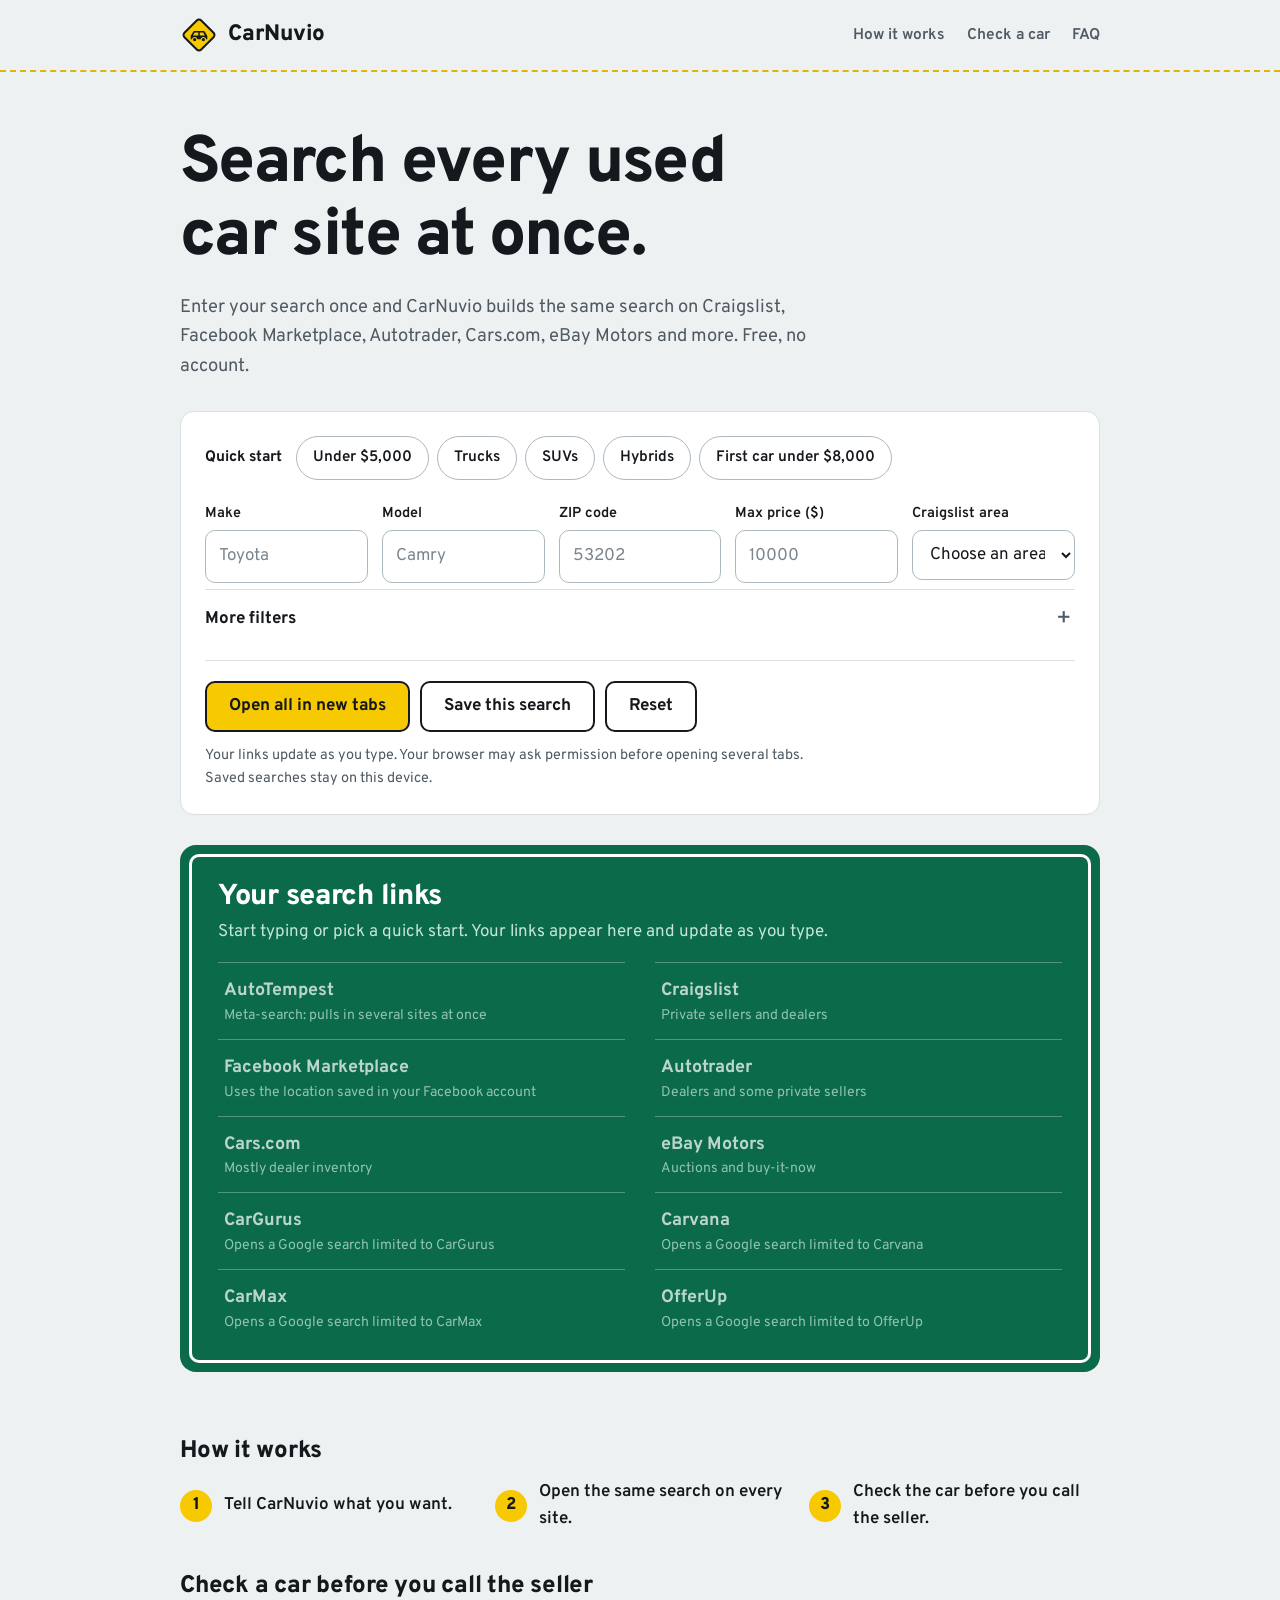
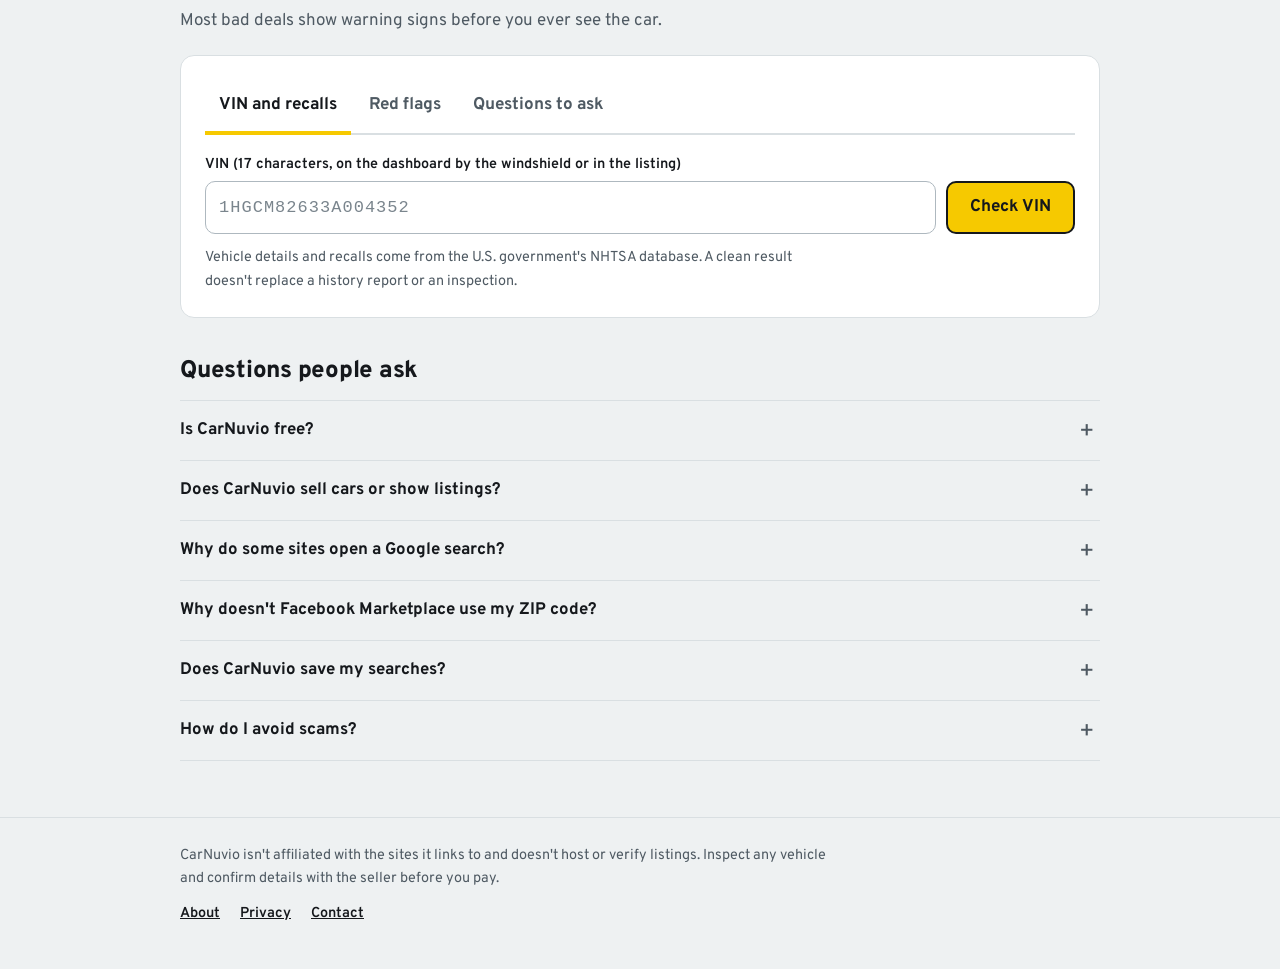
<file: index.html>
<!doctype html>
<html lang="en">
<head>
<meta charset="utf-8">
<meta name="viewport" content="width=device-width, initial-scale=1">
<title>CarNuvio – Search every used car site at once</title>
<meta name="description" content="Search Craigslist, Facebook Marketplace, Autotrader, Cars.com, eBay Motors and more with one form. Free VIN decoder and recall check included.">
<link rel="canonical" href="https://salahguend.github.io/CarNuvio/">
<meta name="theme-color" content="#0b6a4a">
<meta property="og:type" content="website">
<meta property="og:site_name" content="CarNuvio">
<meta property="og:title" content="CarNuvio – Search every used car site at once">
<meta property="og:description" content="Enter your search once. CarNuvio opens it on Craigslist, Marketplace, Autotrader, Cars.com, eBay Motors and more. Free VIN and recall check.">
<meta property="og:url" content="https://salahguend.github.io/CarNuvio/">
<link rel="icon" href="favicon.svg" type="image/svg+xml">
<link rel="preconnect" href="https://fonts.googleapis.com">
<link rel="preconnect" href="https://fonts.gstatic.com" crossorigin>
<link rel="stylesheet" href="https://fonts.googleapis.com/css2?family=Overpass:wght@400;600;700;800&display=swap">
<link rel="stylesheet" href="styles.css">
<script type="application/ld+json">
{"@context":"https://schema.org","@type":"WebApplication","name":"CarNuvio","url":"https://salahguend.github.io/CarNuvio/","applicationCategory":"UtilitiesApplication","operatingSystem":"Any","description":"Free tool that builds used-car searches for Craigslist, Facebook Marketplace, Autotrader, Cars.com, eBay Motors and more, with a VIN decoder and recall check.","offers":{"@type":"Offer","price":"0","priceCurrency":"USD"}}
</script>
</head>
<body>

<header class="site-header">
  <div class="wrap">
    <a class="brand" href="./"><img src="favicon.svg" alt="" width="38" height="38">CarNuvio</a>
    <nav class="nav" aria-label="Main">
      <a href="#how">How it works</a>
      <a href="#check">Check a car</a>
      <a href="#faq">FAQ</a>
    </nav>
  </div>
</header>

<main class="wrap">
  <section class="intro" id="search">
    <h1>Search every used car site at once.</h1>
    <p>Enter your search once and CarNuvio builds the same search on Craigslist, Facebook Marketplace, Autotrader, Cars.com, eBay Motors and more. Free, no account.</p>
  </section>

  <form class="panel" id="f" autocomplete="off">
    <div class="quick">
      <span class="quick-label" id="q-l">Quick start</span>
      <div class="chips" id="chips" role="group" aria-labelledby="q-l"></div>
    </div>

    <div class="fields">
      <div><label for="make">Make</label><input id="make" placeholder="Toyota"></div>
      <div><label for="model">Model</label><input id="model" placeholder="Camry"></div>
      <div><label for="zip">ZIP code</label><input id="zip" inputmode="numeric" maxlength="5" placeholder="53202"></div>
      <div><label for="maxPrice">Max price ($)</label><input id="maxPrice" inputmode="numeric" placeholder="10000"></div>
      <div><label for="cl">Craigslist area</label>
        <select id="cl"><option value="">Choose an area</option></select></div>
    </div>

    <details class="more" id="more">
      <summary>More filters</summary>
      <div class="fields">
        <div><label for="cond">Condition</label>
          <select id="cond"><option value="">Any</option><option value="used">Used</option><option value="new">New</option></select></div>
        <div><label for="kind">Body type</label>
          <select id="kind"><option value="">Any</option><option value="truck">Truck</option><option value="SUV">SUV</option><option value="sedan">Sedan</option><option value="hatchback">Hatchback</option><option value="minivan">Minivan</option><option value="coupe">Coupe</option><option value="convertible">Convertible</option><option value="hybrid">Hybrid</option><option value="electric">Electric</option></select></div>
        <div><label for="radius">Distance</label>
          <select id="radius"><option value="10">10 miles</option><option value="25">25 miles</option><option value="50" selected>50 miles</option><option value="100">100 miles</option><option value="200">200 miles</option><option value="500">500 miles</option></select></div>
        <div><label for="minPrice">Min price ($)</label><input id="minPrice" inputmode="numeric"></div>
        <div><label for="minYear">Oldest year</label><input id="minYear" inputmode="numeric" placeholder="2015"></div>
        <div><label for="maxYear">Newest year</label><input id="maxYear" inputmode="numeric"></div>
        <div><label for="maxMiles">Max miles</label><input id="maxMiles" inputmode="numeric" placeholder="100000"></div>
      </div>
    </details>

    <div class="actions">
      <button type="button" class="btn btn-primary" id="openAll">Open all in new tabs</button>
      <button type="button" class="btn btn-quiet" id="save">Save this search</button>
      <button type="button" class="btn btn-quiet" id="reset">Reset</button>
    </div>
    <p class="hint">Your links update as you type. Your browser may ask permission before opening several tabs. Saved searches stay on this device.</p>
  </form>

  <section class="sign" id="sign" aria-labelledby="sign-h" aria-live="polite">
    <div class="sign-inner">
      <h2 id="sign-h">Your search links</h2>
      <p class="sign-sub" id="signSub"></p>
      <ul class="exits" id="exits"></ul>
      <p class="sign-note" id="skipNote"></p>
    </div>
  </section>

  <section class="panel" id="savedCard" hidden aria-labelledby="sv-h">
    <h2 id="sv-h" style="font-size:1.2rem;margin-bottom:8px">Saved searches</h2>
    <div id="savedList"></div>
  </section>

  <section class="block" id="how" aria-labelledby="how-h">
    <h2 id="how-h">How it works</h2>
    <ol class="flow">
      <li><span class="n">1</span>Tell CarNuvio what you want.</li>
      <li><span class="n">2</span>Open the same search on every site.</li>
      <li><span class="n">3</span>Check the car before you call the seller.</li>
    </ol>
  </section>

  <section class="block" id="check">
    <h2>Check a car before you call the seller</h2>
    <p class="lede">Most bad deals show warning signs before you ever see the car.</p>
    <div class="panel">
      <div class="tabs" role="tablist" aria-label="Car checks">
        <button type="button" role="tab" id="t-vin" aria-selected="true" aria-controls="tab-vin" data-tab="vin">VIN and recalls</button>
        <button type="button" role="tab" id="t-list" aria-selected="false" aria-controls="tab-list" data-tab="list">Red flags</button>
        <button type="button" role="tab" id="t-ask" aria-selected="false" aria-controls="tab-ask" data-tab="ask">Questions to ask</button>
      </div>

      <div id="tab-vin" role="tabpanel" aria-labelledby="t-vin">
        <label for="vin">VIN (17 characters, on the dashboard by the windshield or in the listing)</label>
        <div class="vin-row">
          <input id="vin" maxlength="17" placeholder="1HGCM82633A004352" spellcheck="false">
          <button type="button" class="btn btn-primary" id="vinGo">Check VIN</button>
        </div>
        <div id="vinOut" aria-live="polite"></div>
        <p class="hint">Vehicle details and recalls come from the U.S. government's NHTSA database. A clean result doesn't replace a history report or an inspection.</p>
      </div>

      <div id="tab-list" role="tabpanel" aria-labelledby="t-list" hidden>
        <p class="sub-h">Red flags in a listing</p>
        <ul class="check">
          <li>The price is far below similar cars, with a story about why it has to go fast.</li>
          <li>The seller won't meet in person, or asks for a wire transfer, gift cards or crypto.</li>
          <li>The seller won't share the VIN or a photo of the title.</li>
          <li>The title is branded salvage, rebuilt, flood or lemon-law buyback.</li>
          <li>The odometer doesn't match the wear on the pedals, seat and steering wheel.</li>
          <li>The photos look like stock images, or show a different place than the seller describes.</li>
          <li>One seller has several cars for sale and the name on the title isn't theirs.</li>
        </ul>
        <p class="sub-h">Before you pay</p>
        <ul class="check">
          <li>Run the VIN here, then consider a full history report from Carfax or AutoCheck.</li>
          <li>Pay a local mechanic for a pre-purchase inspection. It typically costs $100 to $200.</li>
          <li>Meet in a public place. For private sales, finish the deal at a bank or DMV office.</li>
          <li>Confirm the title is in the seller's name and has no lien on it.</li>
        </ul>
      </div>

      <div id="tab-ask" role="tabpanel" aria-labelledby="t-ask" hidden>
        <ul class="check">
          <li>Is the title clean, and is it in your name?</li>
          <li>Has the car been in an accident or had major repairs?</li>
          <li>Do you have service records?</li>
          <li>Why are you selling it?</li>
          <li>Any warning lights, leaks, or trouble with the A/C, brakes or transmission?</li>
          <li>How many owners has it had?</li>
          <li>Can I test drive it and take it to my mechanic?</li>
          <li>Is the price firm?</li>
        </ul>
      </div>
    </div>
  </section>

  <section class="block" id="faq">
    <h2 style="margin-bottom:16px">Questions people ask</h2>
    <div class="faq">
      <details><summary>Is CarNuvio free?</summary><p>Yes. There's no account and no fee. Some links may be affiliate links. If you buy through one, CarNuvio may earn a commission at no cost to you.</p></details>
      <details><summary>Does CarNuvio sell cars or show listings?</summary><p>No. CarNuvio doesn't host or verify listings. It opens searches on other sites, and the listings belong to those sites.</p></details>
      <details><summary>Why do some sites open a Google search?</summary><p>CarGurus, Carvana, CarMax and OfferUp don't have a search link we can rely on, so those open a Google search limited to that site. It still gets you to their pages quickly.</p></details>
      <details><summary>Why doesn't Facebook Marketplace use my ZIP code?</summary><p>Marketplace uses the location saved in your Facebook account. Change it on Facebook if the results aren't near you.</p></details>
      <details><summary>Does CarNuvio save my searches?</summary><p>Only on your own device, and only your most recent search and any you choose to save. They never leave your browser.</p></details>
      <details><summary>How do I avoid scams?</summary><p>Never pay with gift cards or a wire transfer, meet in a public place, and don't buy a car you haven't seen. The Red flags list above covers the rest.</p></details>
    </div>
  </section>
</main>

<footer class="site-footer">
  <div class="wrap">
    <p id="affNote" hidden>Some links on this site are affiliate links. If you buy through one, we may earn a commission at no cost to you.</p>
    <p>CarNuvio isn't affiliated with the sites it links to and doesn't host or verify listings. Inspect any vehicle and confirm details with the seller before you pay.</p>
    <div class="foot-links">
      <a href="about.html">About</a>
      <a href="privacy.html">Privacy</a>
      <a href="mailto:your-email@example.com" id="contactLink">Contact</a>
    </div>
  </div>
</footer>

<noscript><p class="wrap">CarNuvio needs JavaScript to build your search links.</p></noscript>

<script>
/* ===================== CONFIG (edit these) ===================== */
// Your contact address for the footer link on this page.
const CONTACT_EMAIL = "your-email@example.com";

// Optional: after you are approved for an affiliate program, put the tracking
// template here. Use {url} for the destination (URL-encoded) or {rawurl} for as-is.
// Leave empty until then. Example: "https://example.sjv.io/c/123456/789/1011?u={url}"
const AFFILIATE = {
  autotrader: "",
  cars: "",
  ebay: "",
  autotempest: ""
};
/* =============================================================== */

/*BUILD_START*/
const CL_AREAS = {
  newyork:"New York",losangeles:"Los Angeles",chicago:"Chicago",houston:"Houston",phoenix:"Phoenix",philadelphia:"Philadelphia",
  sanantonio:"San Antonio",sandiego:"San Diego",dallas:"Dallas",austin:"Austin",jacksonville:"Jacksonville",sfbay:"SF Bay Area",
  columbus:"Columbus",charlotte:"Charlotte",indianapolis:"Indianapolis",seattle:"Seattle",denver:"Denver",washingtondc:"Washington DC",
  boston:"Boston",nashville:"Nashville",detroit:"Detroit",portland:"Portland",lasvegas:"Las Vegas",memphis:"Memphis",louisville:"Louisville",
  baltimore:"Baltimore",milwaukee:"Milwaukee",albuquerque:"Albuquerque",tucson:"Tucson",sacramento:"Sacramento",kansascity:"Kansas City",
  atlanta:"Atlanta",miami:"Miami",raleigh:"Raleigh",omaha:"Omaha",minneapolis:"Minneapolis",tampa:"Tampa",neworleans:"New Orleans",
  cleveland:"Cleveland",stlouis:"St. Louis",pittsburgh:"Pittsburgh",cincinnati:"Cincinnati",orlando:"Orlando",saltlakecity:"Salt Lake City",
  madison:"Madison",oklahomacity:"Oklahoma City",honolulu:"Honolulu",anchorage:"Anchorage",boise:"Boise",richmond:"Richmond"
};

function enc(s){ return encodeURIComponent(String(s)).replace(/%20/g, "+"); }
function qs(pairs){
  return pairs.filter(function(p){ return p[1] !== "" && p[1] != null; })
              .map(function(p){ return p[0] + "=" + enc(p[1]); }).join("&");
}
function kw(q){ return [q.make, q.model, q.kind].filter(Boolean).join(" ").trim(); }
function aff(key, url){
  var t = (typeof AFFILIATE !== "undefined" && AFFILIATE[key]) || "";
  if(!t) return url;
  return t.replace("{url}", encodeURIComponent(url)).replace("{rawurl}", url);
}
function googleSite(domain, q){
  var parts = [kw(q) || "used cars", "for sale"];
  if(q.zip) parts.push(q.zip);
  return "https://www.google.com/search?" + qs([["q", "site:" + domain + " " + parts.join(" ")]]);
}

var SITES = [
  { id:"autotempest", name:"AutoTempest", note:"Meta-search: pulls in several sites at once", skips:["body type"],
    build:function(q){ return aff("autotempest","https://www.autotempest.com/results?" + qs([
      ["make",(q.make||"").toLowerCase()],["model",(q.model||"").toLowerCase()],["zip",q.zip],["radius",q.radius],
      ["minprice",q.minPrice],["maxprice",q.maxPrice],["minyear",q.minYear],["maxyear",q.maxYear],["maxmiles",q.maxMiles]])); } },
  { id:"craigslist", name:"Craigslist", note:"Private sellers and dealers", skips:[], needs:"cl",
    build:function(q){
      if(!q.cl) return null;
      return "https://" + q.cl + ".craigslist.org/search/cta?" + qs([
        ["query",kw(q)],["postal",q.zip],["search_distance",q.zip ? q.radius : ""],["min_price",q.minPrice],["max_price",q.maxPrice],
        ["min_auto_year",q.minYear],["max_auto_year",q.maxYear],["max_auto_miles",q.maxMiles]]); } },
  { id:"facebook", name:"Facebook Marketplace", note:"Uses the location saved in your Facebook account", skips:["year","miles","distance"],
    build:function(q){ return "https://www.facebook.com/marketplace/category/vehicles?" + qs([
      ["query",kw(q)],["minPrice",q.minPrice],["maxPrice",q.maxPrice],["exact","false"]]); } },
  { id:"autotrader", name:"Autotrader", note:"Dealers and some private sellers", skips:["miles"],
    build:function(q){ return aff("autotrader","https://www.autotrader.com/cars-for-sale/" +
      (q.cond === "used" ? "used-cars" : q.cond === "new" ? "new-cars" : "all-cars") + "?" + qs([
      ["keywordPhrase",kw(q)],["zip",q.zip],["searchRadius",q.radius],["minPrice",q.minPrice],["maxPrice",q.maxPrice],
      ["startYear",q.minYear],["endYear",q.maxYear]])); } },
  { id:"cars", name:"Cars.com", note:"Mostly dealer inventory", skips:[],
    build:function(q){ return aff("cars","https://www.cars.com/shopping/results/?" + qs([
      ["stock_type",q.cond || "all"],["keyword",kw(q)],["zip",q.zip],["maximum_distance",q.zip ? q.radius : ""],
      ["list_price",q.minPrice],["list_price_max",q.maxPrice],["year_min",q.minYear],["year_max",q.maxYear],["mileage_max",q.maxMiles]])); } },
  { id:"ebay", name:"eBay Motors", note:"Auctions and buy-it-now", skips:["year","miles"],
    build:function(q){ return aff("ebay","https://www.ebay.com/sch/Cars-Trucks/6001/i.html?" + qs([
      ["_nkw",kw(q) + (q.minYear ? " " + q.minYear + "+" : "")],["_udlo",q.minPrice],["_udhi",q.maxPrice],
      ["_stpos",q.zip],["_sadis",q.zip ? q.radius : ""],["_fspt",q.zip ? "1" : ""]])); } },
  { id:"cargurus", name:"CarGurus", note:"Opens a Google search limited to CarGurus", skips:["price","year","miles"],
    build:function(q){ return googleSite("cargurus.com", q); } },
  { id:"carvana", name:"Carvana", note:"Opens a Google search limited to Carvana", skips:["price","year","miles"],
    build:function(q){ return googleSite("carvana.com", q); } },
  { id:"carmax", name:"CarMax", note:"Opens a Google search limited to CarMax", skips:["price","year","miles"],
    build:function(q){ return googleSite("carmax.com", q); } },
  { id:"offerup", name:"OfferUp", note:"Opens a Google search limited to OfferUp", skips:["price","year","miles"],
    build:function(q){ return googleSite("offerup.com", q); } }
];

function buildAll(q){
  return SITES.map(function(s){
    return { id:s.id, name:s.name, note:s.note, skips:s.skips, url:s.build(q), needs:s.needs };
  });
}
/*BUILD_END*/

/* ---------- UI wiring ---------- */
(function(){
  if(typeof document === "undefined") return;
  var $ = function(id){ return document.getElementById(id); };
  var SEARCH = ["make","model","cond","kind","zip","minPrice","maxPrice","minYear","maxYear","maxMiles"];
  var FIELDS = SEARCH.concat(["radius","cl"]);
  var MORE = ["cond","kind","minPrice","minYear","maxYear","maxMiles"];
  var NUMERIC = ["zip","minPrice","maxPrice","minYear","maxYear","maxMiles"];
  var IDLE_TEXT = "Start typing or pick a quick start. Your links appear here and update as you type.";
  var reduce = window.matchMedia && window.matchMedia("(prefers-reduced-motion: reduce)").matches;
  var lastLinks = [];

  var CHIPS = [
    { label:"Under $5,000", set:{ maxPrice:"5000" } },
    { label:"Trucks", set:{ kind:"truck" } },
    { label:"SUVs", set:{ kind:"SUV" } },
    { label:"Hybrids", set:{ kind:"hybrid" } },
    { label:"First car under $8,000", set:{ maxPrice:"8000", minYear:"2010", maxMiles:"120000" },
      title:"Sets a max price of $8,000, model year 2010 or newer, and up to 120,000 miles" }
  ];

  var cl = $("cl");
  Object.keys(CL_AREAS).forEach(function(k){
    var o = document.createElement("option"); o.value = k; o.textContent = CL_AREAS[k]; cl.appendChild(o);
  });
  var contact = $("contactLink");
  if(contact && typeof CONTACT_EMAIL === "string") contact.href = "mailto:" + CONTACT_EMAIL;

  function read(){
    var q = {};
    FIELDS.forEach(function(f){ q[f] = $(f).value.trim(); });
    NUMERIC.forEach(function(f){ q[f] = q[f].replace(/[^0-9]/g,""); });
    return q;
  }
  function write(q){ FIELDS.forEach(function(f){ if(q[f] != null) $(f).value = q[f]; }); }
  function store(k,v){ try{ localStorage.setItem(k, JSON.stringify(v)); }catch(e){} }
  function load(k,d){ try{ var v = localStorage.getItem(k); return v ? JSON.parse(v) : d; }catch(e){ return d; } }
  function isEmpty(q){ return SEARCH.every(function(f){ return !q[f]; }); }
  function openMoreIfNeeded(q){
    if(MORE.some(function(f){ return q[f]; }) || (q.radius && q.radius !== "50")) $("more").open = true;
  }

  function summary(q){
    var what = [q.cond, kw(q)].filter(Boolean).join(" ") || "Any vehicle";
    var b = [what];
    if(q.maxPrice) b.push("under $" + Number(q.maxPrice).toLocaleString());
    if(q.minYear && q.maxYear) b.push(q.minYear + " to " + q.maxYear);
    else if(q.minYear) b.push(q.minYear + " or newer");
    else if(q.maxYear) b.push(q.maxYear + " or older");
    if(q.maxMiles) b.push("under " + Number(q.maxMiles).toLocaleString() + " miles");
    if(q.zip) b.push("within " + q.radius + " miles of " + q.zip);
    return b.join(", ");
  }

  /* the sign: idle (names only) until there is a search, then live links */
  var idleLinks = SITES.map(function(s){ return { name:s.name, note:s.note }; });
  function paintSign(links, live){
    var box = $("exits"); box.innerHTML = "";
    links.forEach(function(l){
      var li = document.createElement("li");
      var el;
      if(live){
        el = document.createElement("a");
        if(l.url){ el.href = l.url; el.target = "_blank"; el.rel = "noopener noreferrer sponsored"; }
        else { el.href = "#cl"; el.addEventListener("click", function(e){ e.preventDefault(); $("cl").focus(); }); }
      } else {
        el = document.createElement("div");
      }
      el.className = "exit" + (live ? "" : " idle");
      var t = document.createElement("span");
      var b = document.createElement("b"); b.textContent = l.name;
      var s = document.createElement("small");
      s.textContent = (live && !l.url) ? "Choose a Craigslist area in the form first" : l.note;
      t.appendChild(b); t.appendChild(s); el.appendChild(t);
      if(live){ var c = document.createElement("span"); c.className = "chev"; c.setAttribute("aria-hidden","true"); el.appendChild(c); }
      li.appendChild(el); box.appendChild(li);
    });
  }

  function chipOn(c, q){ return Object.keys(c.set).every(function(k){ return q[k] === c.set[k]; }); }
  function syncChips(q){ CHIPS.forEach(function(c){ c.el.setAttribute("aria-pressed", chipOn(c, q) ? "true" : "false"); }); }

  function update(){
    var q = read();
    store("cw_last", q);
    syncChips(q);
    if(isEmpty(q)){
      lastLinks = [];
      paintSign(idleLinks, false);
      $("signSub").textContent = IDLE_TEXT;
      $("skipNote").textContent = "";
      return;
    }
    lastLinks = buildAll(q);
    paintSign(lastLinks, true);
    $("signSub").textContent = summary(q);
    var skipped = {};
    var set = { year:q.minYear||q.maxYear, miles:q.maxMiles, price:q.minPrice||q.maxPrice, distance:q.zip, "body type":q.kind };
    lastLinks.forEach(function(l){
      l.skips.forEach(function(k){ if(set[k]) skipped[l.name] = (skipped[l.name]||[]).concat(k); });
    });
    var notes = Object.keys(skipped).map(function(n){ return n + " (" + skipped[n].join(", ") + ")"; });
    $("skipNote").textContent = notes.length
      ? "These sites can't take every filter from a link, so narrow the results on their page: " + notes.join("; ") + "."
      : "";
  }

  /* scroll the sign into view only if it is mostly off screen */
  function reveal(){
    var r = $("sign").getBoundingClientRect();
    if(r.top > window.innerHeight * 0.8 || r.bottom < 0){
      $("sign").scrollIntoView({ behavior: reduce ? "auto" : "smooth", block:"nearest" });
    }
  }

  /* quick-start chips */
  CHIPS.forEach(function(c){
    var b = document.createElement("button");
    b.type = "button"; b.className = "chip"; b.textContent = c.label; b.setAttribute("aria-pressed","false");
    if(c.title) b.title = c.title;
    b.addEventListener("click", function(){
      var on = chipOn(c, read());
      Object.keys(c.set).forEach(function(k){ $(k).value = on ? "" : c.set[k]; });
      if(!on && Object.keys(c.set).some(function(k){ return MORE.indexOf(k) > -1; })) $("more").open = true;
      update(); reveal();
    });
    $("chips").appendChild(b); c.el = b;
  });

  /* live updates while typing */
  var timer;
  function soon(){ clearTimeout(timer); timer = setTimeout(update, 200); }
  FIELDS.forEach(function(f){ $(f).addEventListener("input", soon); $(f).addEventListener("change", soon); });

  $("f").addEventListener("submit", function(e){ e.preventDefault(); update(); reveal(); });

  $("openAll").addEventListener("click", function(){
    update();
    if(!lastLinks.length){
      $("signSub").textContent = "Enter a make, a budget or a ZIP code first, then open all.";
      reveal(); return;
    }
    lastLinks.filter(function(l){ return l.url; }).forEach(function(l){ window.open(l.url, "_blank", "noopener"); });
  });

  $("reset").addEventListener("click", function(){
    FIELDS.forEach(function(f){ $(f).value = (f === "radius") ? "50" : ""; });
    update();
  });

  /* saved searches */
  function drawSaved(){
    var list = load("cw_saved", []);
    $("savedCard").hidden = !list.length;
    var box = $("savedList"); box.innerHTML = "";
    list.forEach(function(q, i){
      var d = document.createElement("div"); d.className = "saved-row";
      var a = document.createElement("button"); a.type = "button"; a.className = "linkish"; a.textContent = summary(q);
      a.addEventListener("click", function(){ write(q); openMoreIfNeeded(q); update(); reveal(); });
      var x = document.createElement("button"); x.type = "button"; x.className = "linkish"; x.textContent = "Remove";
      x.addEventListener("click", function(){ var l = load("cw_saved", []); l.splice(i,1); store("cw_saved", l); drawSaved(); });
      d.appendChild(a); d.appendChild(x); box.appendChild(d);
    });
  }
  $("save").addEventListener("click", function(){
    var q = read();
    if(isEmpty(q)){ $("signSub").textContent = "Add something to search for before saving."; reveal(); return; }
    var l = load("cw_saved", []);
    if(!l.length || JSON.stringify(l[0]) !== JSON.stringify(q)) l.unshift(q);
    store("cw_saved", l.slice(0,20)); drawSaved();
    var b = $("save"); b.textContent = "Saved"; setTimeout(function(){ b.textContent = "Save this search"; }, 1600);
  });

  /* tabs */
  var tabBtns = document.querySelectorAll(".tabs button");
  tabBtns.forEach(function(b){
    b.addEventListener("click", function(){
      tabBtns.forEach(function(x){ x.setAttribute("aria-selected", x === b ? "true" : "false"); });
      ["vin","list","ask"].forEach(function(t){ $("tab-" + t).hidden = (t !== b.dataset.tab); });
    });
  });

  /* VIN decode + recalls (NHTSA, free, no key) */
  function row(k, v){ return v ? "<tr><td>" + k + "</td><td>" + v + "</td></tr>" : ""; }
  function esc(s){ return String(s == null ? "" : s).replace(/[&<>"']/g, function(c){ return {"&":"&amp;","<":"&lt;",">":"&gt;",'"':"&quot;","'":"&#39;"}[c]; }); }
  $("vinGo").addEventListener("click", function(){
    var vin = $("vin").value.trim().toUpperCase();
    var out = $("vinOut");
    if(!/^[A-HJ-NPR-Z0-9]{17}$/.test(vin)){ out.innerHTML = '<p class="warn">A VIN has 17 letters and numbers, and never uses I, O or Q. Check it and try again.</p>'; return; }
    out.innerHTML = "<p>Looking up this VIN…</p>";
    fetch("https://vpic.nhtsa.dot.gov/api/vehicles/DecodeVinValues/" + vin + "?format=json")
      .then(function(r){ return r.json(); })
      .then(function(j){
        var r = (j.Results || [])[0] || {};
        if(!r.Make){ out.innerHTML = '<p class="warn">No vehicle found for this VIN. Check each character against the listing or the dashboard plate.</p>'; return; }
        var html = "<table>" +
          row("Vehicle", esc([r.ModelYear, r.Make, r.Model, r.Trim].filter(Boolean).join(" "))) +
          row("Body", esc(r.BodyClass)) + row("Engine", esc([r.DisplacementL && (r.DisplacementL + "L"), r.EngineCylinders && (r.EngineCylinders + "-cyl"), r.FuelTypePrimary].filter(Boolean).join(" "))) +
          row("Drive", esc(r.DriveType)) + row("Transmission", esc(r.TransmissionStyle)) +
          row("Built in", esc([r.PlantCity, r.PlantCountry].filter(Boolean).join(", "))) +
          row("Decoder note", r.ErrorCode && r.ErrorCode !== "0" ? esc(r.ErrorText) : "") + "</table>";
        out.innerHTML = html + '<p id="rec">Checking recalls…</p>';
        if(!(r.Make && r.Model && r.ModelYear)){ $("rec").textContent = "There isn't enough information to check recalls for this VIN."; return; }
        return fetch("https://api.nhtsa.gov/recalls/recallsByVehicle?make=" + enc(r.Make) + "&model=" + enc(r.Model) + "&modelYear=" + enc(r.ModelYear))
          .then(function(x){ return x.json(); })
          .then(function(d){
            var items = d.results || [];
            if(!items.length){ $("rec").innerHTML = '<span class="ok">No recalls on file for this make, model and year.</span>'; return; }
            var h = '<span class="warn">' + items.length + " recall" + (items.length > 1 ? "s" : "") + " on file for this model and year</span><ul class=\"check\">";
            items.slice(0,8).forEach(function(i){ h += "<li><b>" + esc(i.Component) + ":</b> " + esc(i.Summary).slice(0,220) + "…</li>"; });
            h += "</ul><p class=\"hint\">These recalls cover the model, not just this car. To see whether this exact car has an open recall, enter the VIN at <a href=\"https://www.nhtsa.gov/recalls\" target=\"_blank\" rel=\"noopener\">nhtsa.gov/recalls</a>.</p>";
            $("rec").innerHTML = h;
          });
      })
      .catch(function(){ out.innerHTML = '<p class="warn">The NHTSA database didn\'t respond. Wait a moment and choose Check VIN again.</p>'; });
  });
  $("vin").addEventListener("keydown", function(e){ if(e.key === "Enter"){ e.preventDefault(); $("vinGo").click(); } });

  /* init */
  var saved = load("cw_last", {});
  write(saved);
  openMoreIfNeeded(saved);
  update();
  drawSaved();
  if(Object.keys(AFFILIATE).some(function(k){ return AFFILIATE[k]; })) $("affNote").hidden = false;
})();
</script>
</body>
</html>
</file>
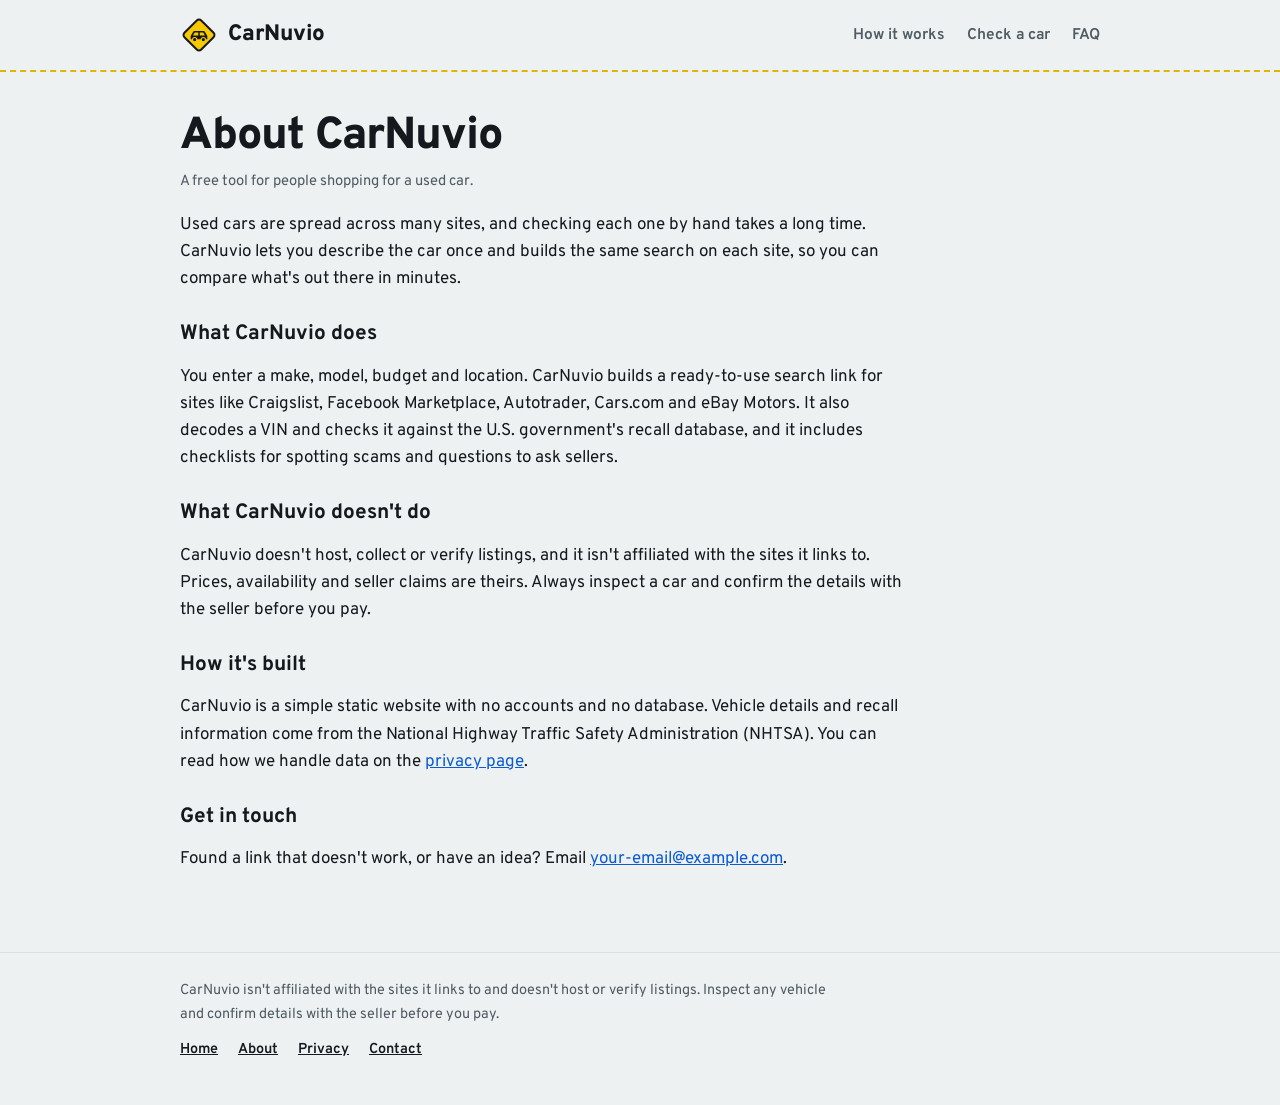
<file: about.html>
<!doctype html>
<html lang="en">
<head>
<meta charset="utf-8">
<meta name="viewport" content="width=device-width, initial-scale=1">
<title>About CarNuvio</title>
<meta name="description" content="CarNuvio is a free tool that builds the same used-car search on many sites at once, with a VIN decoder and recall check.">
<link rel="canonical" href="https://salahguend.github.io/CarNuvio/about.html">
<link rel="icon" href="favicon.svg" type="image/svg+xml">
<link rel="preconnect" href="https://fonts.googleapis.com">
<link rel="preconnect" href="https://fonts.gstatic.com" crossorigin>
<link rel="stylesheet" href="https://fonts.googleapis.com/css2?family=Overpass:wght@400;600;700;800&display=swap">
<link rel="stylesheet" href="styles.css">
</head>
<body>
<header class="site-header">
  <div class="wrap">
    <a class="brand" href="./"><img src="favicon.svg" alt="" width="38" height="38">CarNuvio</a>
    <nav class="nav" aria-label="Main">
      <a href="./#how">How it works</a>
      <a href="./#check">Check a car</a>
      <a href="./#faq">FAQ</a>
    </nav>
  </div>
</header>

<main class="wrap">
  <article class="prose">
    <h1>About CarNuvio</h1>
    <p class="meta">A free tool for people shopping for a used car.</p>

    <p>Used cars are spread across many sites, and checking each one by hand takes a long time. CarNuvio lets you describe the car once and builds the same search on each site, so you can compare what's out there in minutes.</p>

    <h2>What CarNuvio does</h2>
    <p>You enter a make, model, budget and location. CarNuvio builds a ready-to-use search link for sites like Craigslist, Facebook Marketplace, Autotrader, Cars.com and eBay Motors. It also decodes a VIN and checks it against the U.S. government's recall database, and it includes checklists for spotting scams and questions to ask sellers.</p>

    <h2>What CarNuvio doesn't do</h2>
    <p>CarNuvio doesn't host, collect or verify listings, and it isn't affiliated with the sites it links to. Prices, availability and seller claims are theirs. Always inspect a car and confirm the details with the seller before you pay.</p>

    <h2>How it's built</h2>
    <p>CarNuvio is a simple static website with no accounts and no database. Vehicle details and recall information come from the National Highway Traffic Safety Administration (NHTSA). You can read how we handle data on the <a href="privacy.html">privacy page</a>.</p>

    <h2>Get in touch</h2>
    <p>Found a link that doesn't work, or have an idea? Email <a href="mailto:your-email@example.com">your-email@example.com</a>.</p>
  </article>
</main>

<footer class="site-footer">
  <div class="wrap">
    <p>CarNuvio isn't affiliated with the sites it links to and doesn't host or verify listings. Inspect any vehicle and confirm details with the seller before you pay.</p>
    <div class="foot-links">
      <a href="./">Home</a>
      <a href="about.html">About</a>
      <a href="privacy.html">Privacy</a>
      <a href="mailto:your-email@example.com">Contact</a>
    </div>
  </div>
</footer>
</body>
</html>
</file>
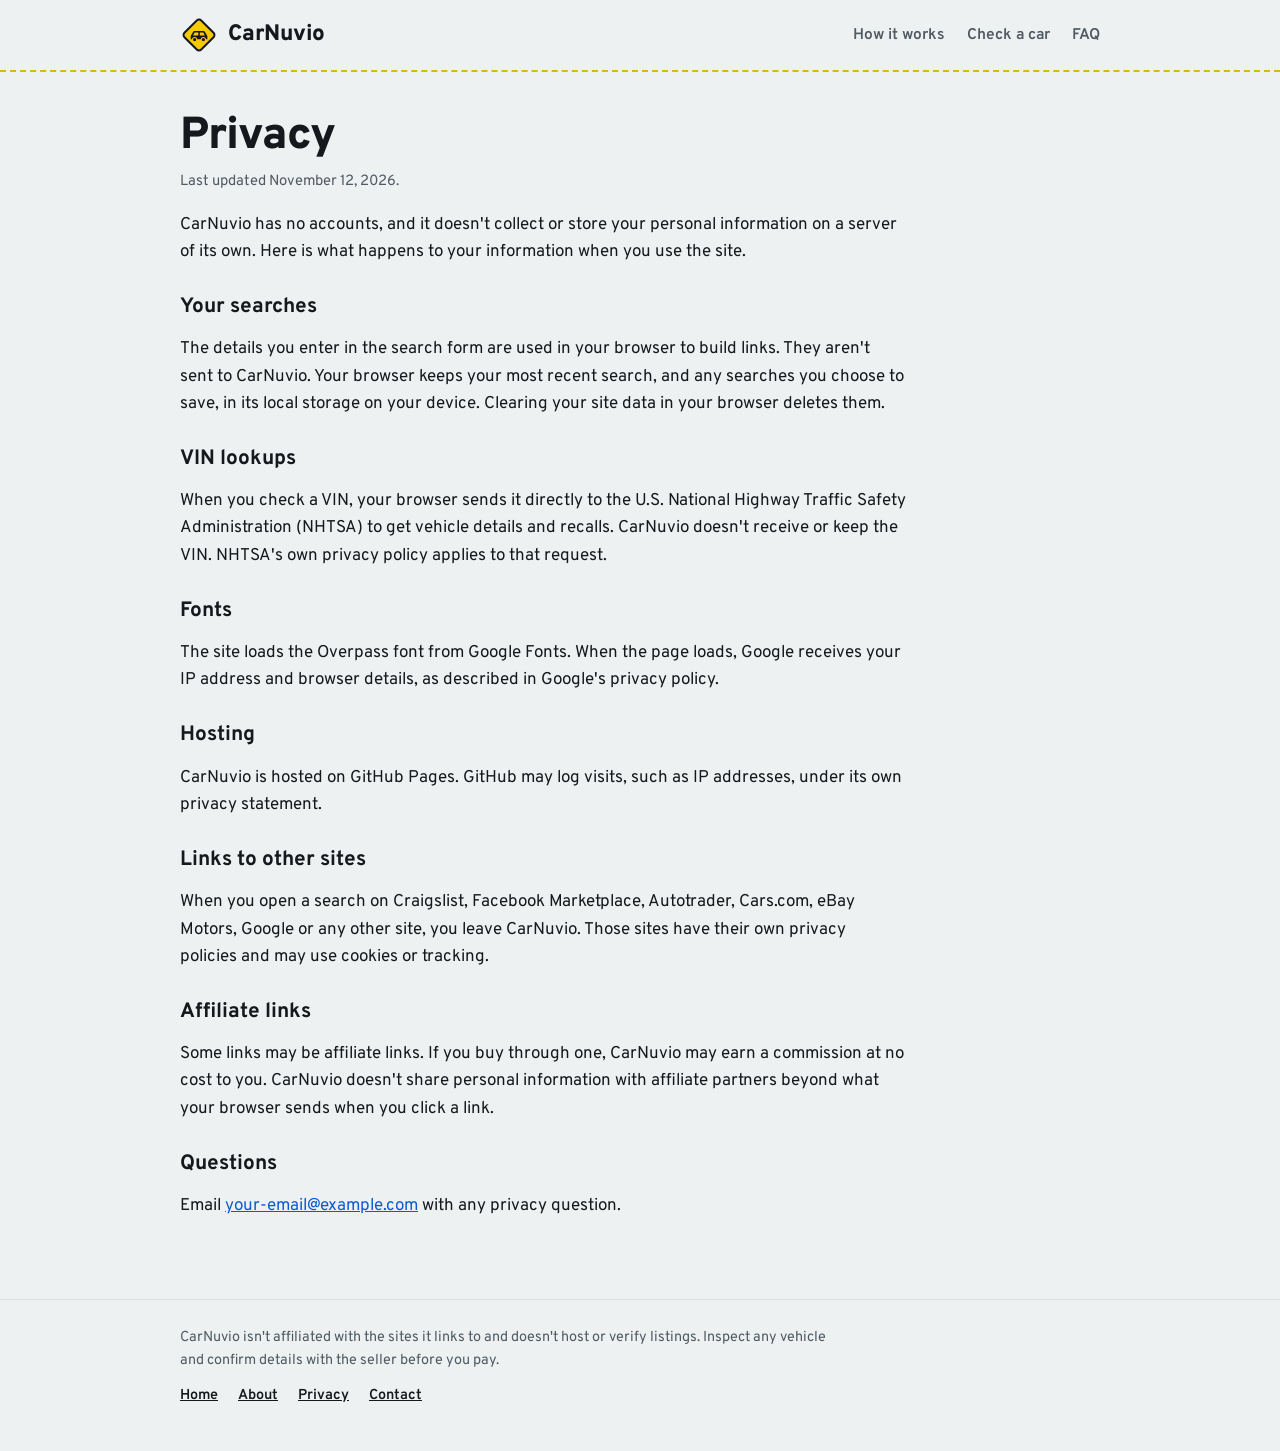
<file: privacy.html>
<!doctype html>
<html lang="en">
<head>
<meta charset="utf-8">
<meta name="viewport" content="width=device-width, initial-scale=1">
<title>Privacy – CarNuvio</title>
<meta name="description" content="How CarNuvio handles your information: no accounts, no stored searches on our servers, and what happens when you check a VIN or open a link.">
<link rel="canonical" href="https://salahguend.github.io/CarNuvio/privacy.html">
<link rel="icon" href="favicon.svg" type="image/svg+xml">
<link rel="preconnect" href="https://fonts.googleapis.com">
<link rel="preconnect" href="https://fonts.gstatic.com" crossorigin>
<link rel="stylesheet" href="https://fonts.googleapis.com/css2?family=Overpass:wght@400;600;700;800&display=swap">
<link rel="stylesheet" href="styles.css">
</head>
<body>
<header class="site-header">
  <div class="wrap">
    <a class="brand" href="./"><img src="favicon.svg" alt="" width="38" height="38">CarNuvio</a>
    <nav class="nav" aria-label="Main">
      <a href="./#how">How it works</a>
      <a href="./#check">Check a car</a>
      <a href="./#faq">FAQ</a>
    </nav>
  </div>
</header>

<main class="wrap">
  <article class="prose">
    <h1>Privacy</h1>
    <p class="meta">Last updated November 12, 2026.</p>

    <p>CarNuvio has no accounts, and it doesn't collect or store your personal information on a server of its own. Here is what happens to your information when you use the site.</p>

    <h2>Your searches</h2>
    <p>The details you enter in the search form are used in your browser to build links. They aren't sent to CarNuvio. Your browser keeps your most recent search, and any searches you choose to save, in its local storage on your device. Clearing your site data in your browser deletes them.</p>

    <h2>VIN lookups</h2>
    <p>When you check a VIN, your browser sends it directly to the U.S. National Highway Traffic Safety Administration (NHTSA) to get vehicle details and recalls. CarNuvio doesn't receive or keep the VIN. NHTSA's own privacy policy applies to that request.</p>

    <h2>Fonts</h2>
    <p>The site loads the Overpass font from Google Fonts. When the page loads, Google receives your IP address and browser details, as described in Google's privacy policy.</p>

    <h2>Hosting</h2>
    <p>CarNuvio is hosted on GitHub Pages. GitHub may log visits, such as IP addresses, under its own privacy statement.</p>

    <h2>Links to other sites</h2>
    <p>When you open a search on Craigslist, Facebook Marketplace, Autotrader, Cars.com, eBay Motors, Google or any other site, you leave CarNuvio. Those sites have their own privacy policies and may use cookies or tracking.</p>

    <h2>Affiliate links</h2>
    <p>Some links may be affiliate links. If you buy through one, CarNuvio may earn a commission at no cost to you. CarNuvio doesn't share personal information with affiliate partners beyond what your browser sends when you click a link.</p>

    <h2>Questions</h2>
    <p>Email <a href="mailto:your-email@example.com">your-email@example.com</a> with any privacy question.</p>
  </article>
</main>

<footer class="site-footer">
  <div class="wrap">
    <p>CarNuvio isn't affiliated with the sites it links to and doesn't host or verify listings. Inspect any vehicle and confirm details with the seller before you pay.</p>
    <div class="foot-links">
      <a href="./">Home</a>
      <a href="about.html">About</a>
      <a href="privacy.html">Privacy</a>
      <a href="mailto:your-email@example.com">Contact</a>
    </div>
  </div>
</footer>
</body>
</html>
</file>
<file: styles.css>
/* CarNuvio shared styles */
:root{
  --paper:#eef1f2; --surface:#ffffff; --ink:#15181c; --muted:#4f5a63; --line:#d9dfe2; --field:#aeb8bf;
  --sign:#0b6a4a; --sign-soft:#c4e6d6;
  --caution:#f6c900; --caution-d:#dfb600;
  --link:#0b5bd3; --bad:#b3261e; --ok:#12703f;
  font-family:"Overpass",system-ui,-apple-system,"Segoe UI",Roboto,sans-serif;
}
@media (prefers-color-scheme:dark){
  :root{--paper:#101316; --surface:#181d21; --ink:#eceff1; --muted:#a2adb5; --line:#2a3237; --field:#4a565e; --link:#7db0ff; --bad:#ff8a80; --ok:#5fd394}
}
*{box-sizing:border-box}
html{scroll-behavior:smooth}
body{margin:0;background:var(--paper);color:var(--ink);font-size:17px;line-height:1.6}
a{color:var(--link)}
h1,h2,h3{line-height:1.12;margin:0}
.wrap{max-width:960px;margin:0 auto;padding:0 20px}
:focus-visible{outline:3px solid var(--link);outline-offset:2px}

/* header */
.site-header{border-bottom:2px dashed var(--caution-d)}
.site-header .wrap{display:flex;align-items:center;justify-content:space-between;gap:16px;flex-wrap:wrap;padding-top:16px;padding-bottom:16px}
.brand{display:flex;align-items:center;gap:10px;color:var(--ink);text-decoration:none;font-weight:800;font-size:1.4rem;letter-spacing:-.01em}
.brand img{width:38px;height:38px;display:block}
.nav{display:flex;gap:22px;flex-wrap:wrap}
.nav a{color:var(--muted);text-decoration:none;font-weight:600;font-size:.97rem}
.nav a:hover{color:var(--ink);text-decoration:underline}

/* intro */
.intro{padding:56px 0 30px}
.intro h1{font-size:clamp(2.4rem,6.6vw,4.1rem);font-weight:800;letter-spacing:-.025em;max-width:15ch}
.intro p{font-size:1.15rem;color:var(--muted);max-width:56ch;margin:18px 0 0}

/* form */
.panel{background:var(--surface);border:1px solid var(--line);border-radius:14px;padding:24px}
.quick{display:flex;align-items:center;gap:12px 14px;flex-wrap:wrap;margin-bottom:22px}
.quick-label{font-weight:700;font-size:.95rem}
.chips{display:flex;gap:8px;flex-wrap:wrap}
.chip{font:inherit;font-weight:600;font-size:.95rem;min-height:44px;padding:8px 16px;border-radius:999px;border:1.5px solid var(--field);background:var(--surface);color:var(--ink);cursor:pointer;transition:background-color .15s,border-color .15s}
.chip:hover{border-color:var(--ink)}
.chip[aria-pressed="true"]{background:var(--ink);color:var(--paper);border-color:var(--ink)}
.fields{display:grid;grid-template-columns:repeat(auto-fit,minmax(150px,1fr));gap:14px}
label{display:block;font-size:.9rem;font-weight:600;margin-bottom:5px}
input,select{width:100%;min-height:50px;padding:12px 13px;border:1px solid var(--field);border-radius:10px;background:var(--surface);color:var(--ink);font:inherit}
input::placeholder{color:#7a858d}
.more{margin-top:6px;border-top:1px solid var(--line)}
.more summary{cursor:pointer;list-style:none;padding:16px 28px 16px 0;font-weight:700;position:relative}
.more summary::-webkit-details-marker{display:none}
.more summary::after{content:"+";position:absolute;right:4px;top:10px;font-size:1.5rem;font-weight:400;color:var(--muted)}
.more[open] summary::after{content:"\2212"}
.more .fields{padding-bottom:6px}
.actions{display:flex;gap:10px;flex-wrap:wrap;padding-top:20px;margin-top:10px;border-top:1px solid var(--line)}
.btn{font:inherit;font-weight:700;cursor:pointer;border-radius:10px;border:2px solid var(--ink);min-height:50px;padding:10px 22px;transition:background-color .15s}
.btn-primary{background:var(--caution);color:#15181c}
.btn-primary:hover{background:var(--caution-d)}
.btn-quiet{background:transparent;color:var(--ink)}
.btn-quiet:hover{background:rgba(127,127,127,.15)}
.hint{font-size:.9rem;color:var(--muted);margin:12px 0 0;max-width:70ch}

/* the sign */
.sign{background:var(--sign);color:#fff;border-radius:16px;padding:9px;margin:30px 0}
.sign-inner{border:3px solid #fff;border-radius:10px;padding:24px 26px 14px}
.sign h2{font-size:1.8rem;font-weight:800;letter-spacing:-.01em}
.sign-sub{color:var(--sign-soft);margin:6px 0 16px;min-height:1.6em}
.exits{display:grid;grid-template-columns:repeat(auto-fit,minmax(270px,1fr));column-gap:30px;list-style:none;margin:0;padding:0}
.exit{display:flex;align-items:center;justify-content:space-between;gap:14px;padding:14px 6px;color:#fff;text-decoration:none;border-top:1px solid rgba(255,255,255,.4);transition:background-color .15s}
.exit b{display:block;font-size:1.12rem;font-weight:700}
.exit small{display:block;color:var(--sign-soft);font-size:.88rem;line-height:1.35}
a.exit:hover{background:rgba(255,255,255,.14)}
a.exit:focus-visible{outline:3px solid var(--caution);outline-offset:-3px}
.exit.idle{opacity:.72}
.chev{width:11px;height:11px;border-top:3px solid #fff;border-right:3px solid #fff;transform:rotate(45deg);flex:none;margin-right:4px}
.sign-note{font-size:.9rem;color:var(--sign-soft);margin:6px 0 4px;border-top:1px solid rgba(255,255,255,.4);padding-top:12px}
.sign-note:empty{display:none}

/* saved */
.saved-row{display:flex;justify-content:space-between;gap:12px;padding:10px 0;border-top:1px solid var(--line)}
.saved-row:first-of-type{border-top:0}
.linkish{background:none;border:0;padding:0;font:inherit;color:var(--link);text-decoration:underline;cursor:pointer;text-align:left}

/* sections */
.block{padding:36px 0 4px}
.block>h2{font-size:1.5rem;font-weight:800;letter-spacing:-.01em;margin-bottom:8px}
.block>.lede{color:var(--muted);max-width:62ch;margin:0 0 20px}
.flow{list-style:none;margin:14px 0 0;padding:0;display:grid;grid-template-columns:repeat(auto-fit,minmax(230px,1fr));gap:14px 24px}
.flow li{display:flex;align-items:center;gap:12px;font-weight:600}
.flow .n{display:inline-grid;place-items:center;flex:none;width:32px;height:32px;border-radius:50%;background:var(--caution);color:#15181c;font-weight:800}

/* tabs */
.tabs{display:flex;gap:4px;border-bottom:2px solid var(--line);margin-bottom:18px;flex-wrap:wrap}
.tabs button{background:none;border:0;border-bottom:4px solid transparent;margin-bottom:-2px;padding:12px 14px;min-height:48px;font:inherit;font-weight:700;color:var(--muted);cursor:pointer}
.tabs button[aria-selected="true"]{color:var(--ink);border-bottom-color:var(--caution)}
.vin-row{display:flex;gap:10px;flex-wrap:wrap;margin-top:4px}
.vin-row input{flex:1;min-width:230px;font-family:ui-monospace,"SF Mono",Menlo,Consolas,monospace;letter-spacing:.06em;text-transform:uppercase}
table{border-collapse:collapse;width:100%;font-size:.97rem;margin-top:14px}
td{padding:8px 10px;border-top:1px solid var(--line);vertical-align:top}
td:first-child{color:var(--muted);width:34%}
.warn{color:var(--bad);font-weight:600}
.ok{color:var(--ok);font-weight:600}
ul.check{padding-left:22px;margin:8px 0 18px}
ul.check li{margin:6px 0}
.sub-h{font-weight:700;margin:0}

/* faq */
.faq{border-top:1px solid var(--line)}
.faq details{border-bottom:1px solid var(--line)}
.faq summary{cursor:pointer;list-style:none;padding:16px 36px 16px 0;font-weight:700;font-size:1.05rem;position:relative}
.faq summary::-webkit-details-marker{display:none}
.faq summary::after{content:"+";position:absolute;right:6px;top:12px;font-size:1.5rem;font-weight:400;color:var(--muted)}
.faq details[open] summary::after{content:"\2212"}
.faq details p{margin:0 0 16px;color:var(--muted);max-width:64ch}

/* footer */
.site-footer{margin-top:52px;border-top:1px solid var(--line);padding:26px 0 44px;font-size:.9rem;color:var(--muted)}
.site-footer p{max-width:72ch;margin:0 0 12px}
.foot-links{display:flex;gap:20px;flex-wrap:wrap;margin-top:6px}
.foot-links a{color:var(--ink);font-weight:600}

/* content pages */
.prose{padding:40px 0 10px;max-width:66ch}
.prose h1{font-size:clamp(2rem,5vw,2.8rem);font-weight:800;letter-spacing:-.02em;margin-bottom:8px}
.prose h2{font-size:1.3rem;font-weight:700;margin:30px 0 6px}
.prose p,.prose li{color:var(--ink)}
.prose .meta{color:var(--muted);font-size:.92rem;margin:0 0 18px}

[hidden]{display:none!important}

@media (max-width:680px){
  .intro{padding:38px 0 24px}
  .sign-inner{padding:18px 16px 10px}
  .panel{padding:18px}
  .actions .btn{flex:1 1 100%}
}
@media (prefers-reduced-motion:reduce){
  *{transition:none!important}
  html{scroll-behavior:auto}
}
</file>
